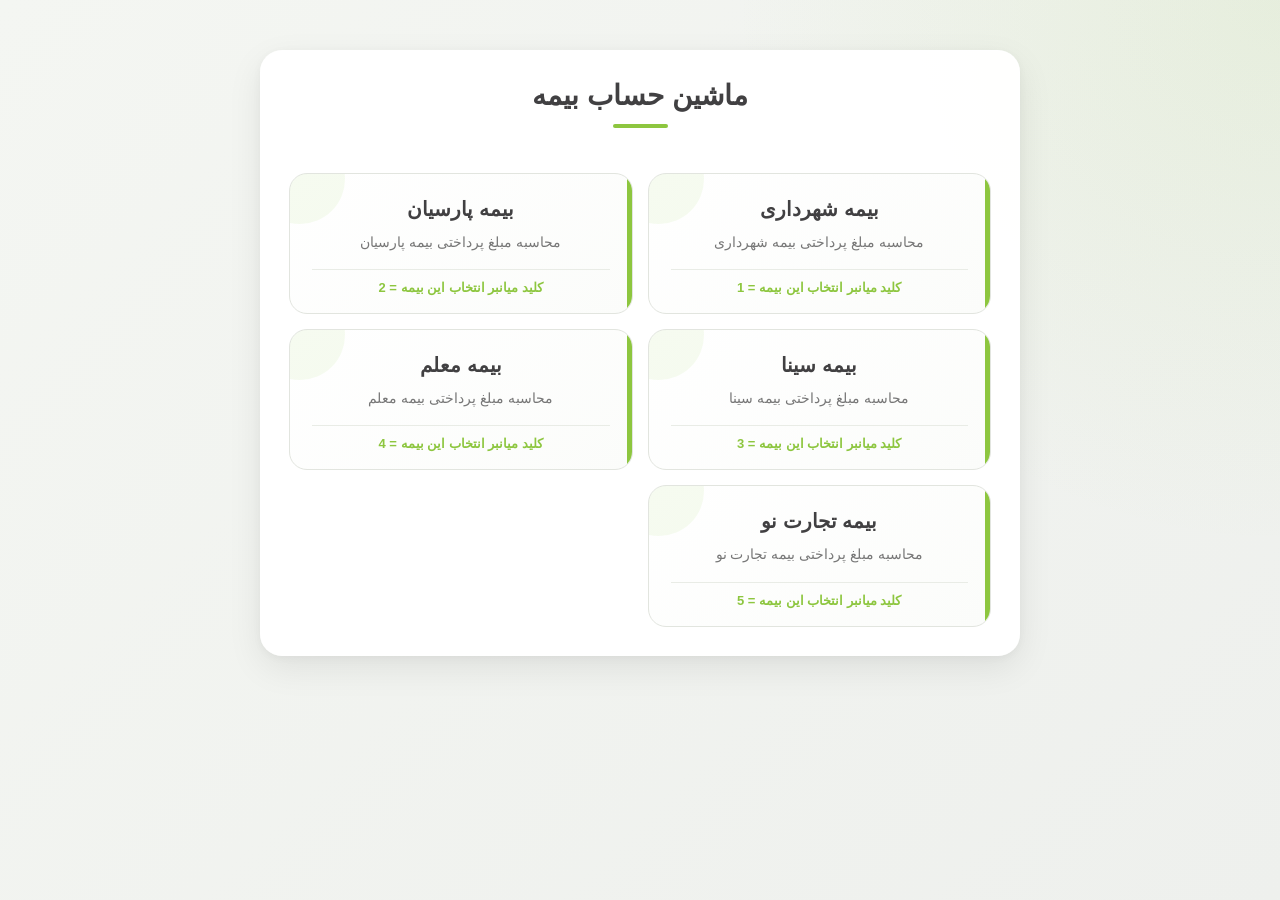
<file: index.html>
<!DOCTYPE html>

<html lang="fa" dir="rtl">

<head>


<meta charset="UTF-8">

<meta name="viewport" content="width=device-width, initial-scale=1.0">

<title>
    ماشین حساب بیمه
</title>

<link rel="stylesheet" href="style.css">


</head>

<body>

<div class="container home-container">


<h1>
    ماشین حساب بیمه
</h1>


<div class="calculator-card"
     onclick="location.href='shahrdari.html'">

    <h2>
        بیمه شهرداری
    </h2>

    <p>
        محاسبه مبلغ پرداختی بیمه شهرداری
    </p>

    <div class="card-shortcut">
        کلید میانبر انتخاب این بیمه = 1
    </div>

</div>


<div class="calculator-card"
     onclick="location.href='parsian.html'">

    <h2>
        بیمه پارسیان
    </h2>

    <p>
        محاسبه مبلغ پرداختی بیمه پارسیان
    </p>

    <div class="card-shortcut">
        کلید میانبر انتخاب این بیمه = 2
    </div>

</div>


<div class="calculator-card"
     onclick="location.href='sina.html'">

    <h2>
        بیمه سینا
    </h2>

    <p>
        محاسبه مبلغ پرداختی بیمه سینا
    </p>

    <div class="card-shortcut">
        کلید میانبر انتخاب این بیمه = 3
    </div>

</div>


<div class="calculator-card"
     onclick="location.href='moallem.html'">

    <h2>
        بیمه معلم
    </h2>

    <p>
        محاسبه مبلغ پرداختی بیمه معلم
    </p>

    <div class="card-shortcut">
        کلید میانبر انتخاب این بیمه = 4
    </div>

</div>


<div class="calculator-card"
     onclick="location.href='tejaratno.html'">

    <h2>
        بیمه تجارت نو
    </h2>

    <p>
        محاسبه مبلغ پرداختی بیمه تجارت نو
    </p>

    <div class="card-shortcut">
        کلید میانبر انتخاب این بیمه = 5
    </div>

</div>


</div>

<script>

document.addEventListener("keydown", function (event) {

    if (
        event.target.tagName === "INPUT" ||
        event.target.tagName === "TEXTAREA"
    ) {
        return;
    }


    switch (event.key) {

        case "1":
            window.location.href = "shahrdari.html";
            break;

        case "2":
            window.location.href = "parsian.html";
            break;

        case "3":
            window.location.href = "sina.html";
            break;

        case "4":
            window.location.href = "moallem.html";
            break;

        case "5":
            window.location.href = "tejaratno.html";
            break;

    }

});

</script>

</body>

</html>
</file>
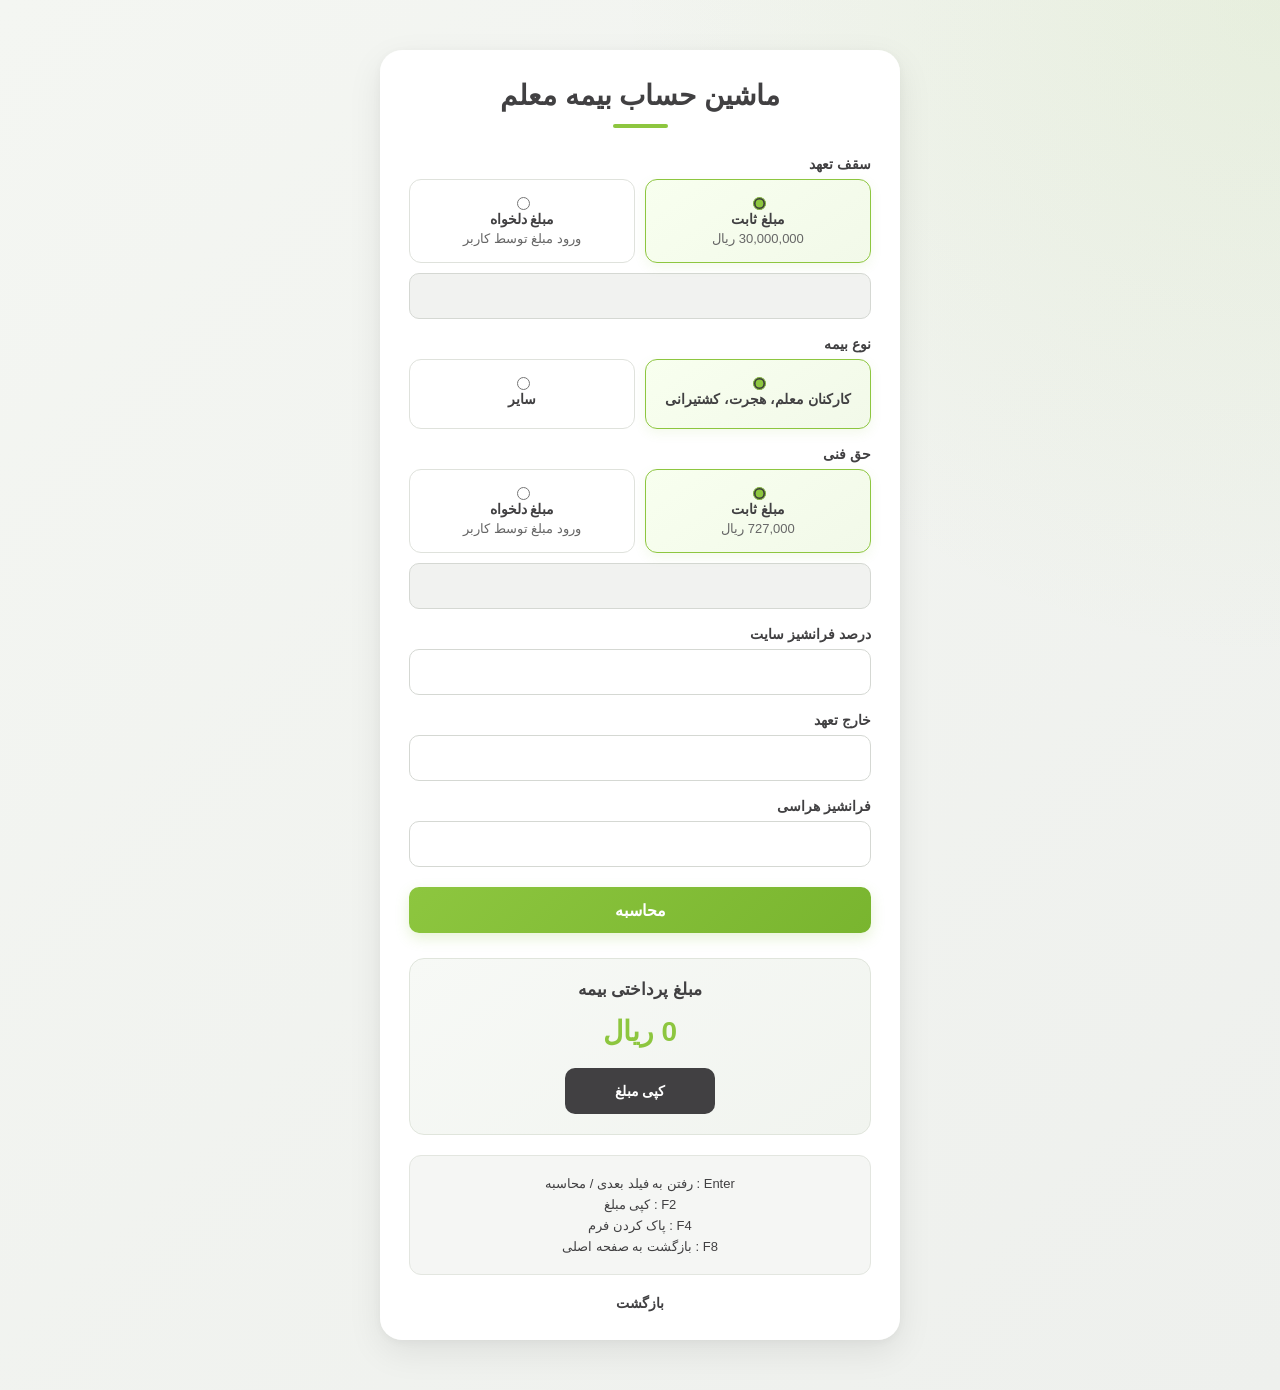
<file: moallem.html>
<!DOCTYPE html>
<html lang="fa" dir="rtl">
<head>
    <meta charset="UTF-8">
    <meta name="viewport" content="width=device-width, initial-scale=1.0">
    <title>ماشین حساب بیمه معلم</title>
    <link rel="stylesheet" href="style.css">
</head>
<body>
<div class="container">
    <h1>ماشین حساب بیمه معلم</h1>

    <label>سقف تعهد</label>
    <div id="ceilingSection">
        <div class="technical-options">
            <div class="technical-card active" id="fixedCeilingCard" onclick="selectFixedCeiling()">
                <input id="fixedCeilingRadio" type="radio" name="ceilingType" checked>
                <div><strong>مبلغ ثابت</strong><br><span id="fixedCeilingText">30,000,000 ریال</span></div>
            </div>
            <div class="technical-card" id="customCeilingCard" onclick="selectCustomCeiling()">
                <input id="customCeilingRadio" type="radio" name="ceilingType">
                <div><strong>مبلغ دلخواه</strong><br><span>ورود مبلغ توسط کاربر</span></div>
            </div>
        </div>
        <input id="customCeiling" type="text" inputmode="numeric" disabled>
    </div>

    <label>نوع بیمه</label>
    <div class="technical-options">
        <div class="technical-card active" id="staffCard" onclick="selectStaff()">
            <input id="staffRadio" type="radio" name="moallemType" checked>
            <div><strong>کارکنان معلم، هجرت، کشتیرانی</strong></div>
        </div>
        <div class="technical-card" id="otherCard" onclick="selectOther()">
            <input id="otherRadio" type="radio" name="moallemType">
            <div><strong>سایر</strong></div>
        </div>
    </div>

    <div id="technicalSection">
        <label>حق فنی</label>
        <div class="technical-options">
            <div class="technical-card active" id="fixedCard" onclick="selectFixed()">
                <input id="fixedRadio" type="radio" name="technical" checked>
                <div><strong>مبلغ ثابت</strong><br><span>727,000 ریال</span></div>
            </div>
            <div class="technical-card" id="customCard" onclick="selectCustom()">
                <input id="customRadio" type="radio" name="technical">
                <div><strong>مبلغ دلخواه</strong><br><span>ورود مبلغ توسط کاربر</span></div>
            </div>
        </div>
        <input id="customTechnical" type="text" inputmode="numeric" disabled>
    </div>

    <label>درصد فرانشیز سایت</label>
    <input id="sitePercent" type="number" inputmode="decimal">

    <label>خارج تعهد</label>
    <input id="outside" type="text" inputmode="numeric">

    <label>فرانشیز هراسی</label>
    <input id="herasi" type="text" inputmode="numeric">

    <button onclick="calculate()">محاسبه</button>
    <div class="result-box">
        <h2>مبلغ پرداختی بیمه</h2>
        <div id="result">0 ریال</div>
        <button onclick="copyResult()" class="copy-btn">کپی مبلغ</button>
    </div>

    <div class="shortcut-guide">
        <span>Enter : رفتن به فیلد بعدی / محاسبه</span>
        <span>F2 : کپی مبلغ</span>
        <span>F4 : پاک کردن فرم</span>
        <span>F8 : بازگشت به صفحه اصلی</span>
    </div>

    <a class="back" href="index.html">بازگشت</a>
</div>

<div id="toast" class="toast-message">مبلغ کپی شد</div>
<script src="moallem.js"></script>
</body>
</html>
</file>
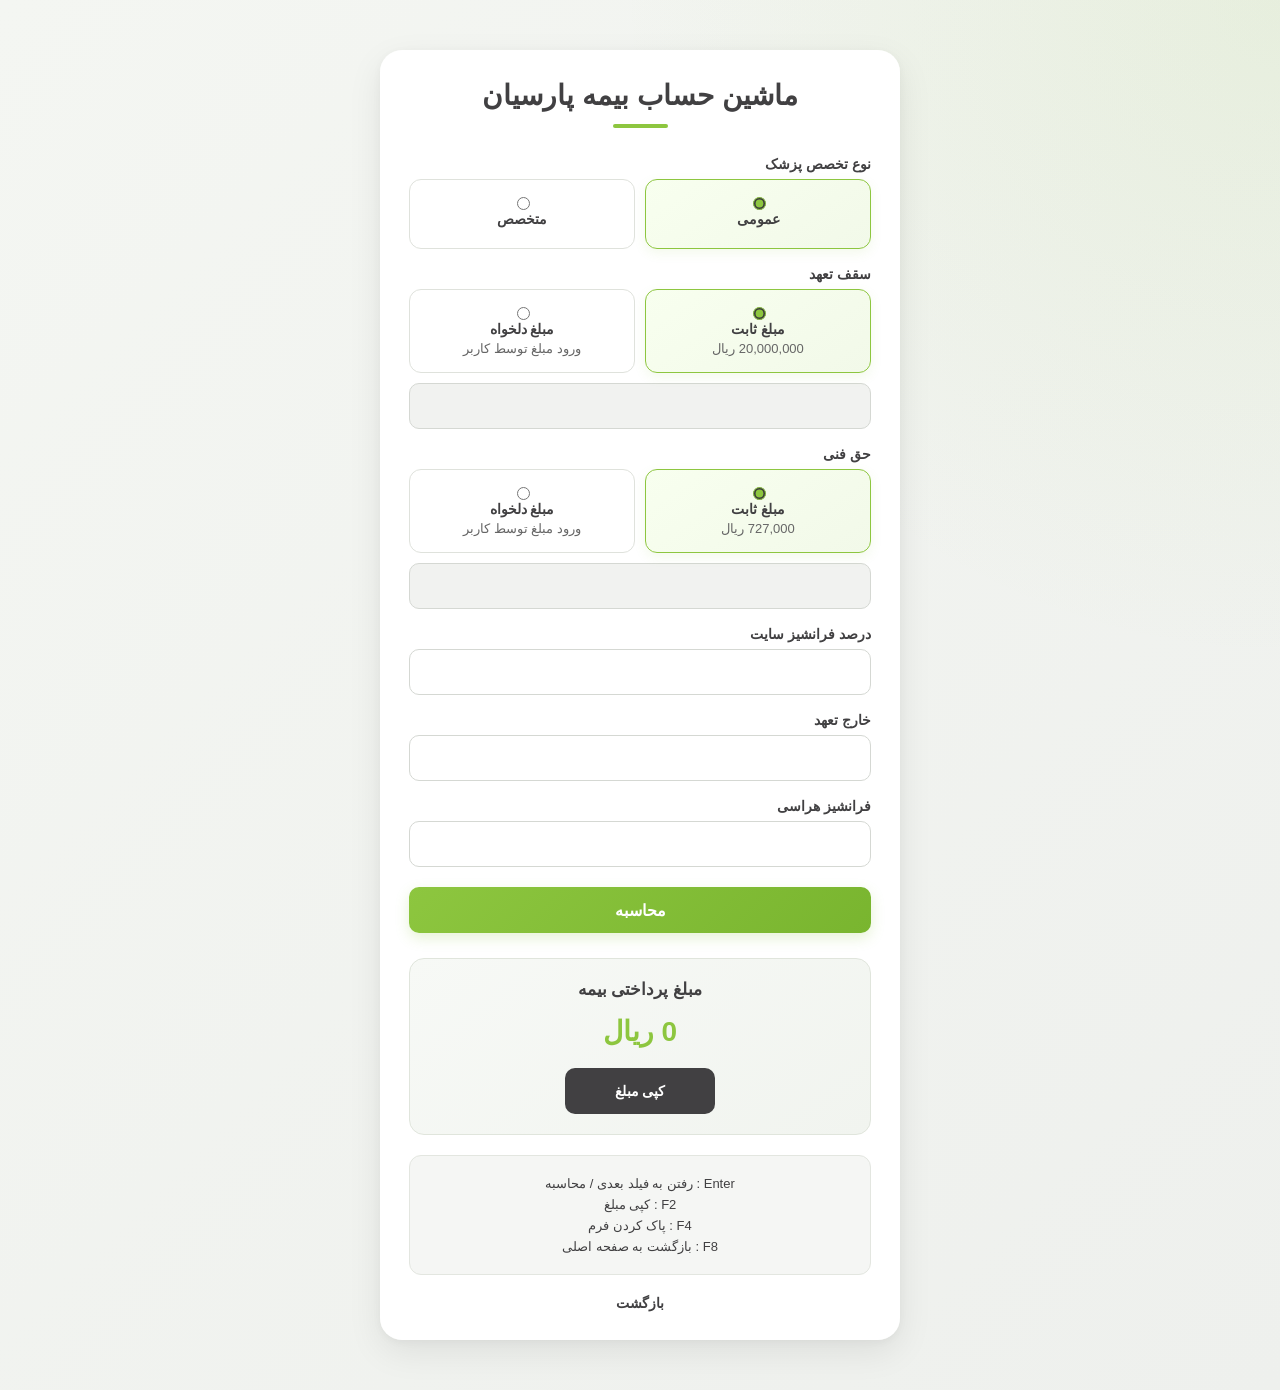
<file: parsian.html>
<!DOCTYPE html>

<html lang="fa" dir="rtl">

<head>
    <meta charset="UTF-8">
    <meta name="viewport" content="width=device-width, initial-scale=1.0">
    <title>ماشین حساب بیمه پارسیان</title>
    <link rel="stylesheet" href="style.css">
</head>

<body>

<div class="container">


<h1>ماشین حساب بیمه پارسیان</h1>

<label>نوع تخصص پزشک</label>

<div class="technical-options">

    <div class="technical-card active"
         id="generalCard"
         onclick="selectGeneral()">

        <input id="generalRadio"
               type="radio"
               name="specialty"
               checked>

        <div>
            <strong>عمومی</strong>
        </div>

    </div>


    <div class="technical-card"
         id="specialistCard"
         onclick="selectSpecialist()">

        <input id="specialistRadio"
               type="radio"
               name="specialty">

        <div>
            <strong>متخصص</strong>
        </div>

    </div>

</div>


<label>سقف تعهد</label>

<div class="technical-options">

    <div class="technical-card active"
         id="fixedCeilingCard"
         onclick="selectFixedCeiling()">

        <input id="fixedCeilingRadio"
               type="radio"
               name="ceilingType"
               checked>

        <div>

            <strong>مبلغ ثابت</strong>

            <br>

            <span id="fixedCeilingText">
                20,000,000 ریال
            </span>

        </div>

    </div>


    <div class="technical-card"
         id="customCeilingCard"
         onclick="selectCustomCeiling()">

        <input id="customCeilingRadio"
               type="radio"
               name="ceilingType">

        <div>

            <strong>مبلغ دلخواه</strong>

            <br>

            <span>
                ورود مبلغ توسط کاربر
            </span>

        </div>

    </div>

</div>


<input
    id="customCeiling"
    type="text"
    inputmode="numeric"
    disabled
>


<label>حق فنی</label>

<div class="technical-options">

    <div class="technical-card active"
         id="fixedCard"
         onclick="selectFixed()">

        <input
            id="fixedRadio"
            type="radio"
            name="technical"
            checked
        >

        <div>

            <strong>مبلغ ثابت</strong>

            <br>

            <span>
                727,000 ریال
            </span>

        </div>

    </div>


    <div class="technical-card"
         id="customCard"
         onclick="selectCustom()">

        <input
            id="customRadio"
            type="radio"
            name="technical"
        >

        <div>

            <strong>مبلغ دلخواه</strong>

            <br>

            <span>
                ورود مبلغ توسط کاربر
            </span>

        </div>

    </div>

</div>


<input
    id="customTechnical"
    type="text"
    inputmode="numeric"
    disabled
>


<label>درصد فرانشیز سایت</label>

<input
    id="sitePercent"
    type="number"
    inputmode="decimal"
>


<label>خارج تعهد</label>

<input
    id="outside"
    type="text"
    inputmode="numeric"
>


<label>فرانشیز هراسی</label>

<input
    id="herasi"
    type="text"
    inputmode="numeric"
>


<button onclick="calculate()">
    محاسبه
</button>


<div class="result-box">

    <h2>
        مبلغ پرداختی بیمه
    </h2>

    <div id="result">
        0 ریال
    </div>

    <button
        onclick="copyResult()"
        class="copy-btn"
    >
        کپی مبلغ
    </button>

</div>


<div class="shortcut-guide">

    <span>
        Enter : رفتن به فیلد بعدی / محاسبه
    </span>

    <span>
        F2 : کپی مبلغ
    </span>

    <span>
        F4 : پاک کردن فرم
    </span>

    <span>
        F8 : بازگشت به صفحه اصلی
    </span>

</div>


<a
    class="back"
    href="index.html"
>
    بازگشت
</a>


</div>

<div
    id="toast"
    class="toast-message"
>
    مبلغ کپی شد
</div>

<script src="parsian.js"></script>

</body>

</html>
</file>
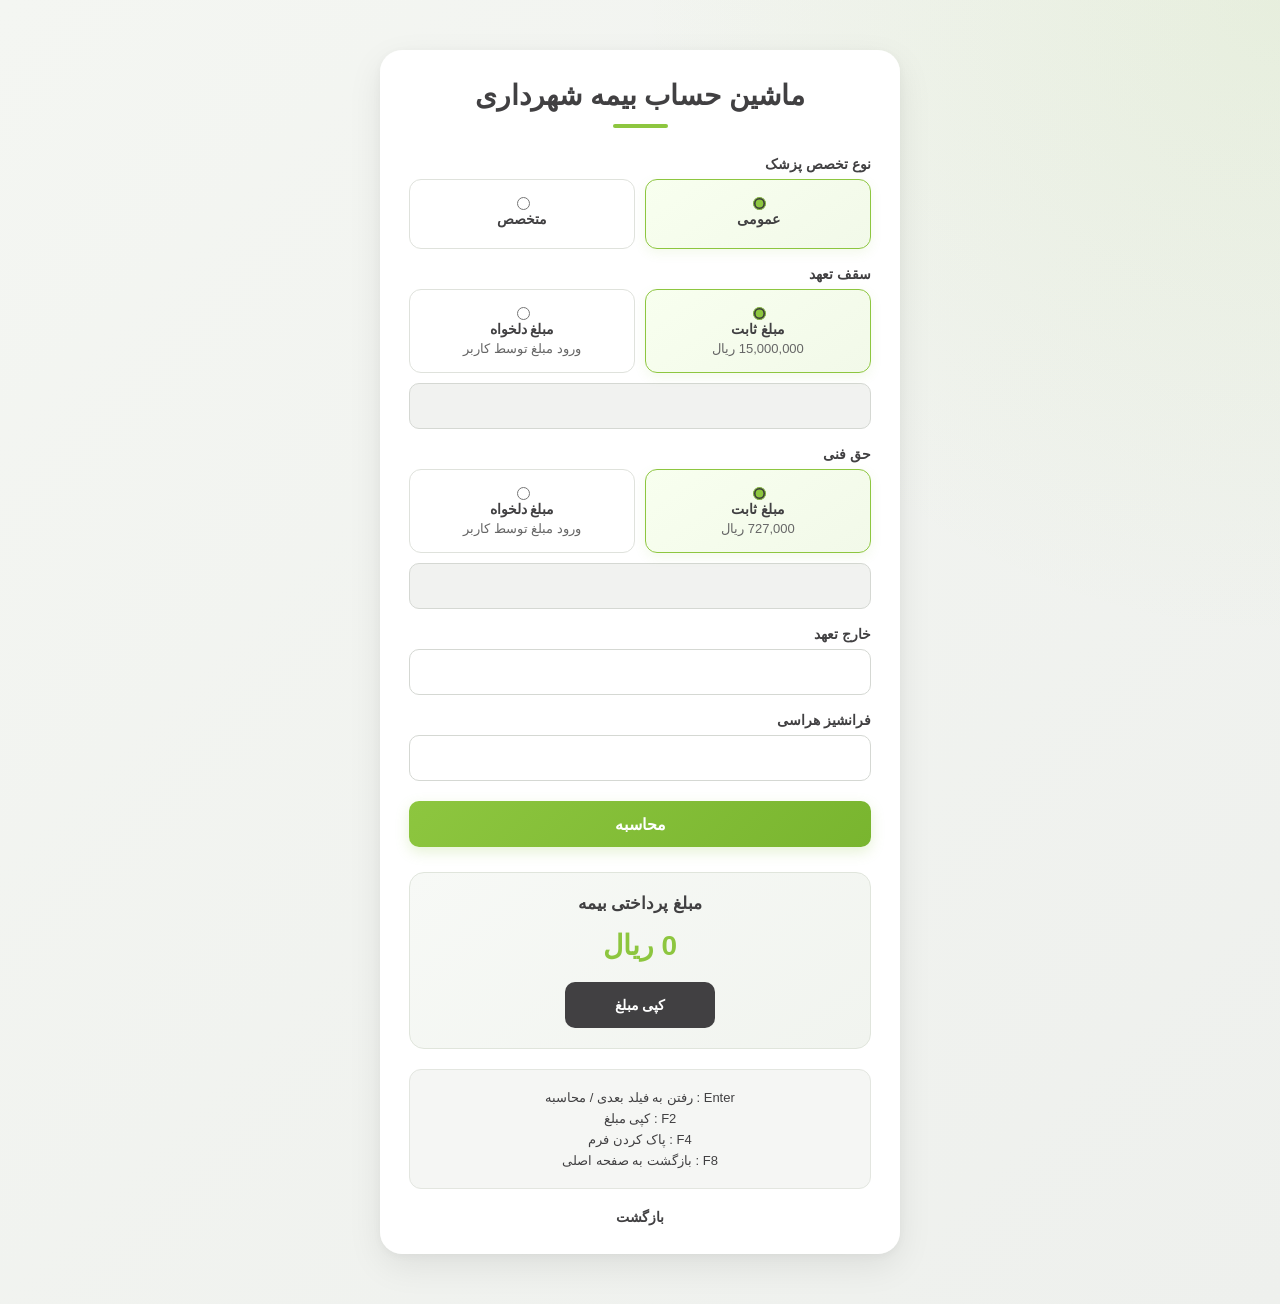
<file: shahrdari.html>
<!DOCTYPE html>
<html lang="fa" dir="rtl">
<head>
    <meta charset="UTF-8">
    <meta name="viewport" content="width=device-width, initial-scale=1.0">
    <title>ماشین حساب بیمه شهرداری</title>
    <link rel="stylesheet" href="style.css">
</head>
<body>
<div class="container">
    <h1>ماشین حساب بیمه شهرداری</h1>

    <label>نوع تخصص پزشک</label>
    <div class="technical-options">
        <div class="technical-card active" id="generalCard" onclick="selectGeneral()">
            <input id="generalRadio" type="radio" name="specialty" checked>
            <div><strong>عمومی</strong></div>
        </div>
        <div class="technical-card" id="specialistCard" onclick="selectSpecialist()">
            <input id="specialistRadio" type="radio" name="specialty">
            <div><strong>متخصص</strong></div>
        </div>
    </div>

    <label>سقف تعهد</label>
    <div class="technical-options">
        <div class="technical-card active" id="fixedCeilingCard" onclick="selectFixedCeiling()">
            <input id="fixedCeilingRadio" type="radio" name="ceilingType" checked>
            <div><strong>مبلغ ثابت</strong><br><span id="fixedCeilingText">15,000,000 ریال</span></div>
        </div>
        <div class="technical-card" id="customCeilingCard" onclick="selectCustomCeiling()">
            <input id="customCeilingRadio" type="radio" name="ceilingType">
            <div><strong>مبلغ دلخواه</strong><br><span>ورود مبلغ توسط کاربر</span></div>
        </div>
    </div>
    <input id="customCeiling" type="text" inputmode="numeric" disabled>

    <label>حق فنی</label>
    <div class="technical-options">
        <div class="technical-card active" id="fixedCard" onclick="selectFixed()">
            <input id="fixedRadio" type="radio" name="technical" checked>
            <div><strong>مبلغ ثابت</strong><br><span>727,000 ریال</span></div>
        </div>
        <div class="technical-card" id="customCard" onclick="selectCustom()">
            <input id="customRadio" type="radio" name="technical">
            <div><strong>مبلغ دلخواه</strong><br><span>ورود مبلغ توسط کاربر</span></div>
        </div>
    </div>
    <input id="customTechnical" type="text" inputmode="numeric" disabled>

    <label>خارج تعهد</label>
    <input id="outside" type="text" inputmode="numeric">

    <label>فرانشیز هراسی</label>
    <input id="franchise" type="text" inputmode="numeric">

    <button onclick="calculate()">محاسبه</button>

    <div class="result-box">
        <h2>مبلغ پرداختی بیمه</h2>
        <div id="result">0 ریال</div>
        <button onclick="copyResult()" class="copy-btn">کپی مبلغ</button>
    </div>

    <div class="shortcut-guide">
        <span>Enter : رفتن به فیلد بعدی / محاسبه</span>
        <span>F2 : کپی مبلغ</span>
        <span>F4 : پاک کردن فرم</span>
        <span>F8 : بازگشت به صفحه اصلی</span>
    </div>

    <a class="back" href="index.html">بازگشت</a>
</div>

<div id="toast" class="toast-message">مبلغ کپی شد</div>
<script src="shahrdari.js"></script>
</body>
</html>
</file>
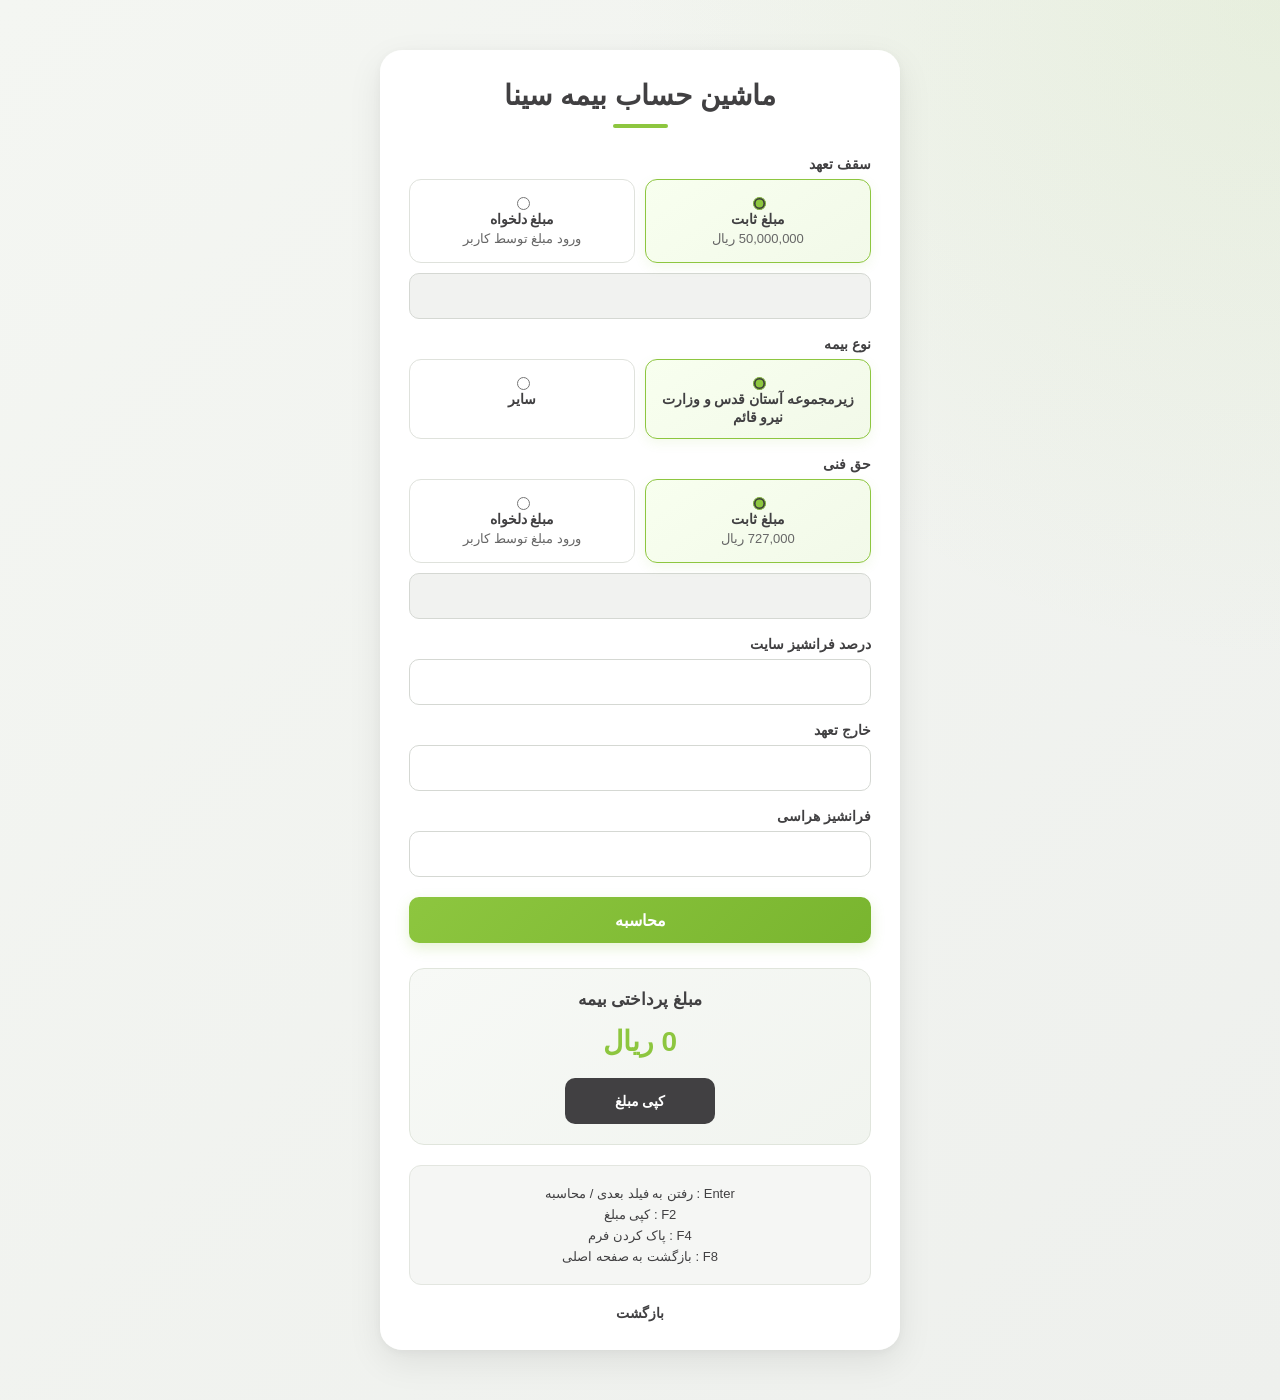
<file: sina.html>
<!DOCTYPE html>
<html lang="fa" dir="rtl">
<head>
    <meta charset="UTF-8">
    <meta name="viewport" content="width=device-width, initial-scale=1.0">
    <title>ماشین حساب بیمه سینا</title>
    <link rel="stylesheet" href="style.css">
</head>
<body>
<div class="container">
    <h1>ماشین حساب بیمه سینا</h1>

    <label>سقف تعهد</label>
    <div id="ceilingSection">
        <div class="technical-options">
            <div class="technical-card active" id="fixedCeilingCard" onclick="selectFixedCeiling()">
                <input id="fixedCeilingRadio" type="radio" name="ceilingType" checked>
                <div><strong>مبلغ ثابت</strong><br><span id="fixedCeilingText">50,000,000 ریال</span></div>
            </div>
            <div class="technical-card" id="customCeilingCard" onclick="selectCustomCeiling()">
                <input id="customCeilingRadio" type="radio" name="ceilingType">
                <div><strong>مبلغ دلخواه</strong><br><span>ورود مبلغ توسط کاربر</span></div>
            </div>
        </div>
        <input id="customCeiling" type="text" inputmode="numeric" disabled>
    </div>

    <label>نوع بیمه</label>
    <div class="technical-options">
        <div class="technical-card active" id="subCard" onclick="selectSub()">
            <input id="subRadio" type="radio" name="sinaType" checked>
            <div><strong>زیرمجموعه آستان قدس و وزارت نیرو قائم</strong></div>
        </div>
        <div class="technical-card" id="otherCard" onclick="selectOther()">
            <input id="otherRadio" type="radio" name="sinaType">
            <div><strong>سایر</strong></div>
        </div>
    </div>

    <div id="technicalSection">
        <label>حق فنی</label>
        <div class="technical-options">
            <div class="technical-card active" id="fixedCard" onclick="selectFixed()">
                <input id="fixedRadio" type="radio" name="technical" checked>
                <div><strong>مبلغ ثابت</strong><br><span>727,000 ریال</span></div>
            </div>
            <div class="technical-card" id="customCard" onclick="selectCustom()">
                <input id="customRadio" type="radio" name="technical">
                <div><strong>مبلغ دلخواه</strong><br><span>ورود مبلغ توسط کاربر</span></div>
            </div>
        </div>
        <input id="customTechnical" type="text" inputmode="numeric" disabled>
    </div>

    <label>درصد فرانشیز سایت</label>
    <input id="sitePercent" type="number" inputmode="decimal">

    <label>خارج تعهد</label>
    <input id="outside" type="text" inputmode="numeric">

    <label>فرانشیز هراسی</label>
    <input id="herasi" type="text" inputmode="numeric">

    <button onclick="calculate()">محاسبه</button>
    <div class="result-box">
        <h2>مبلغ پرداختی بیمه</h2>
        <div id="result">0 ریال</div>
        <button onclick="copyResult()" class="copy-btn">کپی مبلغ</button>
    </div>

    <div class="shortcut-guide">
        <span>Enter : رفتن به فیلد بعدی / محاسبه</span>
        <span>F2 : کپی مبلغ</span>
        <span>F4 : پاک کردن فرم</span>
        <span>F8 : بازگشت به صفحه اصلی</span>
    </div>

    <a class="back" href="index.html">بازگشت</a>
</div>

<div id="toast" class="toast-message">مبلغ کپی شد</div>
<script src="sina.js"></script>
</body>
</html>
</file>
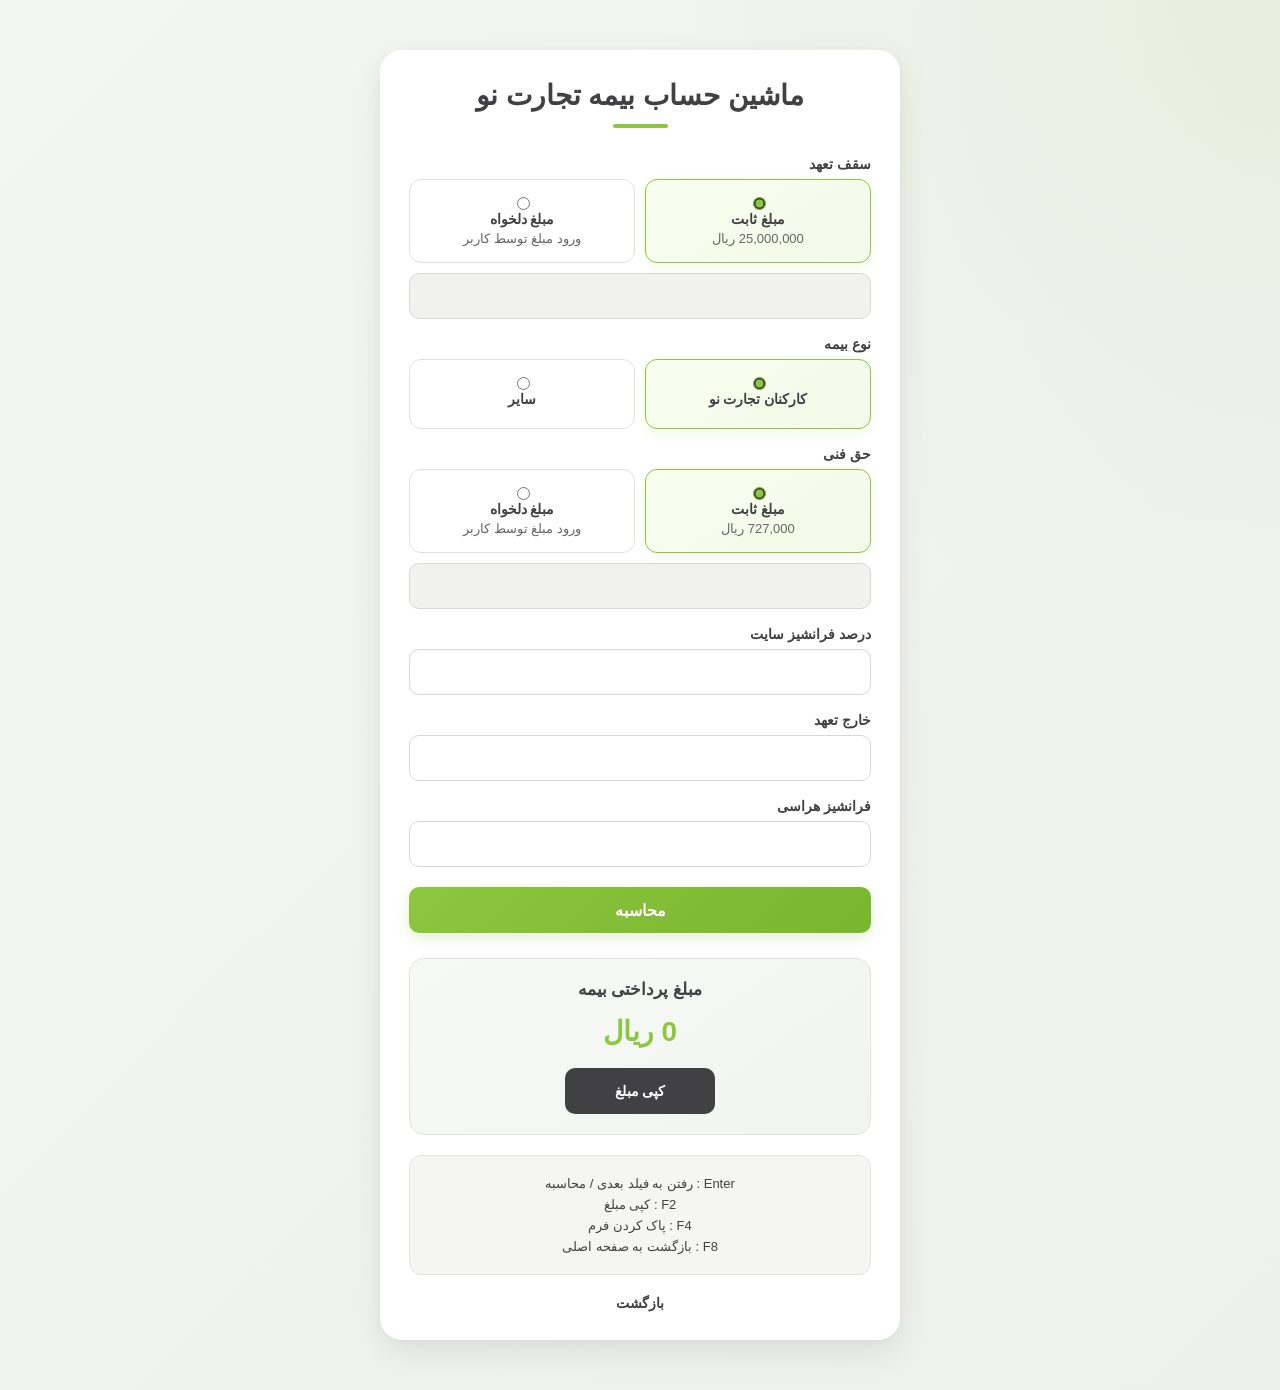
<file: tejaratno.html>
<!DOCTYPE html>
<html lang="fa" dir="rtl">
<head>
    <meta charset="UTF-8">
    <meta name="viewport" content="width=device-width, initial-scale=1.0">
    <title>ماشین حساب بیمه تجارت نو</title>
    <link rel="stylesheet" href="style.css">
</head>
<body>
<div class="container">
    <h1>ماشین حساب بیمه تجارت نو</h1>

    <label>سقف تعهد</label>
    <div id="ceilingSection">
        <div class="technical-options">
            <div class="technical-card active" id="fixedCeilingCard" onclick="selectFixedCeiling()">
                <input id="fixedCeilingRadio" type="radio" name="ceilingType" checked>
                <div><strong>مبلغ ثابت</strong><br><span id="fixedCeilingText">25,000,000 ریال</span></div>
            </div>
            <div class="technical-card" id="customCeilingCard" onclick="selectCustomCeiling()">
                <input id="customCeilingRadio" type="radio" name="ceilingType">
                <div><strong>مبلغ دلخواه</strong><br><span>ورود مبلغ توسط کاربر</span></div>
            </div>
        </div>
        <input id="customCeiling" type="text" inputmode="numeric" disabled>
    </div>

    <label>نوع بیمه</label>
    <div class="technical-options">
        <div class="technical-card active" id="staffCard" onclick="selectStaff()">
            <input id="staffRadio" type="radio" name="tejaratType" checked>
            <div><strong>کارکنان تجارت نو</strong></div>
        </div>
        <div class="technical-card" id="otherCard" onclick="selectOther()">
            <input id="otherRadio" type="radio" name="tejaratType">
            <div><strong>سایر</strong></div>
        </div>
    </div>

    <div id="technicalSection">
        <label>حق فنی</label>
        <div class="technical-options">
            <div class="technical-card active" id="fixedCard" onclick="selectFixed()">
                <input id="fixedRadio" type="radio" name="technical" checked>
                <div><strong>مبلغ ثابت</strong><br><span>727,000 ریال</span></div>
            </div>
            <div class="technical-card" id="customCard" onclick="selectCustom()">
                <input id="customRadio" type="radio" name="technical">
                <div><strong>مبلغ دلخواه</strong><br><span>ورود مبلغ توسط کاربر</span></div>
            </div>
        </div>
        <input id="customTechnical" type="text" inputmode="numeric" disabled>
    </div>

    <label>درصد فرانشیز سایت</label>
    <input id="sitePercent" type="number" inputmode="decimal">

    <label>خارج تعهد</label>
    <input id="outside" type="text" inputmode="numeric">

    <label>فرانشیز هراسی</label>
    <input id="herasi" type="text" inputmode="numeric">

    <button onclick="calculate()">محاسبه</button>
    <div class="result-box">
        <h2>مبلغ پرداختی بیمه</h2>
        <div id="result">0 ریال</div>
        <button onclick="copyResult()" class="copy-btn">کپی مبلغ</button>
    </div>

    <div class="shortcut-guide">
        <span>Enter : رفتن به فیلد بعدی / محاسبه</span>
        <span>F2 : کپی مبلغ</span>
        <span>F4 : پاک کردن فرم</span>
        <span>F8 : بازگشت به صفحه اصلی</span>
    </div>

    <a class="back" href="index.html">بازگشت</a>
</div>

<div id="toast" class="toast-message">مبلغ کپی شد</div>
<script src="tejaratno.js"></script>
</body>
</html>
</file>
<file: style.css>
* {
  box-sizing: border-box;
  font-family: Tahoma, Arial, sans-serif;
  }

body {
direction: rtl;
background:
radial-gradient(circle at top right, rgba(141, 198, 63, 0.10), transparent 35%),
linear-gradient(135deg, #f4f6f2, #eef0ed);
margin: 0;
padding: 25px 15px;
min-height: 100vh;
color: #414042;
}

/* ==============================
کانتینر اصلی
============================== */

.container {
width: 100%;
max-width: 520px;
margin: 25px auto;
background: rgba(255, 255, 255, 0.96);
padding: 28px;
border-radius: 22px;
box-shadow:
0 12px 35px rgba(0, 0, 0, 0.08),
0 2px 8px rgba(0, 0, 0, 0.04);
border: 1px solid rgba(255, 255, 255, 0.8);
}

/* ==============================
عنوان
============================== */

h1 {
text-align: center;
color: #414042;
margin: 0 0 28px;
font-size: 28px;
font-weight: bold;
}

h1::after {
content: "";
display: block;
width: 55px;
height: 4px;
background: #8dc63f;
border-radius: 10px;
margin: 12px auto 0;
}

/* ==============================
کارت های صفحه اصلی
============================== */

.home-container {
max-width: 720px;
}

.home-container h1 {
margin-bottom: 30px;
}

.calculator-card {
position: relative;
border: 1px solid #e2e5df;
border-radius: 18px;
padding: 23px 22px 18px;
margin-bottom: 15px;
text-align: center;
cursor: pointer;
background:
linear-gradient(
145deg,
#ffffff 0%,
#fbfcfa 100%
);
transition:
transform 0.2s ease,
box-shadow 0.2s ease,
border-color 0.2s ease;
overflow: hidden;
}

.calculator-card::before {
content: "";
position: absolute;
right: 0;
top: 0;
bottom: 0;
width: 5px;
background: #8dc63f;
border-radius: 0 18px 18px 0;
}

.calculator-card::after {
content: "";
position: absolute;
width: 90px;
height: 90px;
left: -35px;
top: -40px;
border-radius: 50%;
background: rgba(141, 198, 63, 0.08);
}

.calculator-card:hover {
border-color: #8dc63f;
transform: translateY(-4px);
box-shadow:
0 10px 25px rgba(141, 198, 63, 0.16),
0 4px 10px rgba(0, 0, 0, 0.05);
}

.calculator-card:active {
transform: translateY(-1px) scale(0.99);
}

.calculator-card h2 {
position: relative;
z-index: 1;
color: #414042;
margin: 0 0 9px;
font-size: 20px;
}

.calculator-card p {
position: relative;
z-index: 1;
color: #777;
margin: 0;
font-size: 14px;
line-height: 1.8;
}

/* میانبر صفحه اصلی */

.card-shortcut {
position: relative;
z-index: 1;
margin-top: 14px;
padding-top: 10px;
border-top: 1px solid #e9ece6;
color: #8dc63f;
font-size: 13px;
font-weight: bold;
}

/* ==============================
برچسب ها
============================== */

label {
display: block;
margin-top: 17px;
margin-bottom: 7px;
color: #414042;
font-weight: bold;
font-size: 14px;
}

/* ==============================
ورودی ها
============================== */

input {
width: 100%;
height: 46px;
border: 1px solid #d5d8d3;
border-radius: 10px;
padding: 10px 13px;
font-size: 16px;
text-align: left;
direction: ltr;
background: #fff;
transition:
border-color 0.2s ease,
box-shadow 0.2s ease;
}

input:hover {
border-color: #b8beb4;
}

input:focus {
outline: none;
border-color: #8dc63f;
box-shadow:
0 0 0 3px rgba(141, 198, 63, 0.13);
}

input:disabled {
background: #f1f2f0;
color: #999;
cursor: not-allowed;
}

/* ==============================
عنوان بخش
============================== */

.section-title {
margin-top: 20px;
}

/* ==============================
کارت های انتخابی
============================== */

.technical-options {
display: flex;
gap: 10px;
margin-bottom: 10px;
}

.technical-card {
position: relative;
flex: 1;
min-height: 70px;
border: 1px solid #dfe2dc;
border-radius: 12px;
padding: 12px 10px;
cursor: pointer;
text-align: center;
background: #fff;
transition:
border-color 0.2s ease,
background 0.2s ease,
transform 0.2s ease,
box-shadow 0.2s ease;
}

.technical-card:hover {
border-color: #8dc63f;
transform: translateY(-2px);
}

.technical-card input {
width: auto;
height: auto;
margin-left: 5px;
vertical-align: middle;
accent-color: #8dc63f;
}

.technical-card.active {
border-color: #8dc63f;
background: linear-gradient(
145deg,
#f8ffef,
#f2f9e9
);
box-shadow:
0 4px 12px rgba(141, 198, 63, 0.10);
}

.technical-card strong {
color: #414042;
font-size: 14px;
}

.technical-card span {
font-size: 13px;
color: #666;
line-height: 1.7;
}

/* ==============================
دکمه ها
============================== */

button {
width: 100%;
height: 46px;
margin-top: 20px;
border: none;
border-radius: 10px;
background: linear-gradient(
135deg,
#8dc63f,
#79b52f
);
color: white;
font-size: 16px;
font-weight: bold;
cursor: pointer;
box-shadow:
0 5px 14px rgba(141, 198, 63, 0.22);
transition:
transform 0.2s ease,
box-shadow 0.2s ease,
opacity 0.2s ease;
}

button:hover {
opacity: 0.95;
transform: translateY(-2px);
box-shadow:
0 7px 18px rgba(141, 198, 63, 0.28);
}

button:active {
transform: translateY(0);
}

/* ==============================
نتیجه
============================== */

.result-box {
margin-top: 25px;
padding: 20px;
background:
linear-gradient(
145deg,
#f7f9f6,
#f1f4ef
);
border: 1px solid #e0e5dc;
border-radius: 15px;
text-align: center;
}

.result-box h2 {
font-size: 17px;
color: #414042;
margin: 0 0 10px;
}

#result {
font-size: 28px;
font-weight: bold;
color: #8dc63f;
margin: 15px 0;
direction: rtl;
}

/* ==============================
دکمه کپی
============================== */

.copy-btn {
width: auto;
min-width: 150px;
margin-top: 5px;
background: #414042;
box-shadow: none;
padding: 10px 25px;
font-size: 14px;
}

.copy-btn:hover {
background: #333;
box-shadow: none;
}

/* ==============================
راهنمای میانبر
============================== */

.shortcut-guide {
margin-top: 20px;
padding: 14px;
background: #f5f6f4;
border: 1px solid #e3e6e0;
border-radius: 12px;
text-align: center;
font-size: 13px;
color: #414042;
}

.shortcut-guide span {
display: block;
margin: 6px 0;
}

.shortcut-guide strong {
color: #8dc63f;
}

/* ==============================
لینک بازگشت
============================== */

.back {
display: block;
text-align: center;
margin-top: 20px;
color: #414042;
text-decoration: none;
font-size: 14px;
font-weight: bold;
transition: color 0.2s ease;
}

.back:hover {
color: #8dc63f;
}

/* ==============================
پیام کپی
============================== */

#toast,
.toast-message {
position: fixed;
bottom: 30px;
right: 50%;
transform: translateX(50%) translateY(20px);
background: #414042;
color: white;
padding: 12px 25px;
border-radius: 9px;
opacity: 0;
pointer-events: none;
transition: all 0.3s ease;
z-index: 9999;
font-size: 14px;
box-shadow: 0 5px 18px rgba(0, 0, 0, 0.18);
}

#toast.show,
.toast-message.show {
opacity: 1;
transform: translateX(50%) translateY(0);
}

/* ==============================
موبایل
============================== */

@media (max-width: 600px) {


body {
    padding: 12px;
}

.container {
    margin: 10px auto;
    padding: 20px 16px;
    border-radius: 18px;
}

.home-container {
    max-width: 100%;
}

h1 {
    font-size: 24px;
    margin-bottom: 23px;
}

.calculator-card {
    padding: 20px 17px 16px;
    margin-bottom: 12px;
}

.calculator-card h2 {
    font-size: 18px;
}

.calculator-card p {
    font-size: 13px;
}

.technical-options {
    gap: 7px;
}

.technical-card {
    padding: 10px 6px;
}

.technical-card strong {
    font-size: 13px;
}

.technical-card span {
    font-size: 12px;
}

#result {
    font-size: 24px;
}


}
/* ==============================
   چیدمان دو ستونه صفحه اصلی
   ============================== */

.home-container {
    max-width: 760px;
}

.home-container {
    display: grid;
    grid-template-columns: repeat(2, 1fr);
    gap: 15px;
}

.home-container h1 {
    grid-column: 1 / -1;
}

.home-container .calculator-card {
    margin-bottom: 0;
}


/* موبایل: تک ستونه */

@media (max-width: 600px) {

    .home-container {
        grid-template-columns: 1fr;
    }

    .home-container h1 {
        grid-column: 1;
    }

}
</file>
